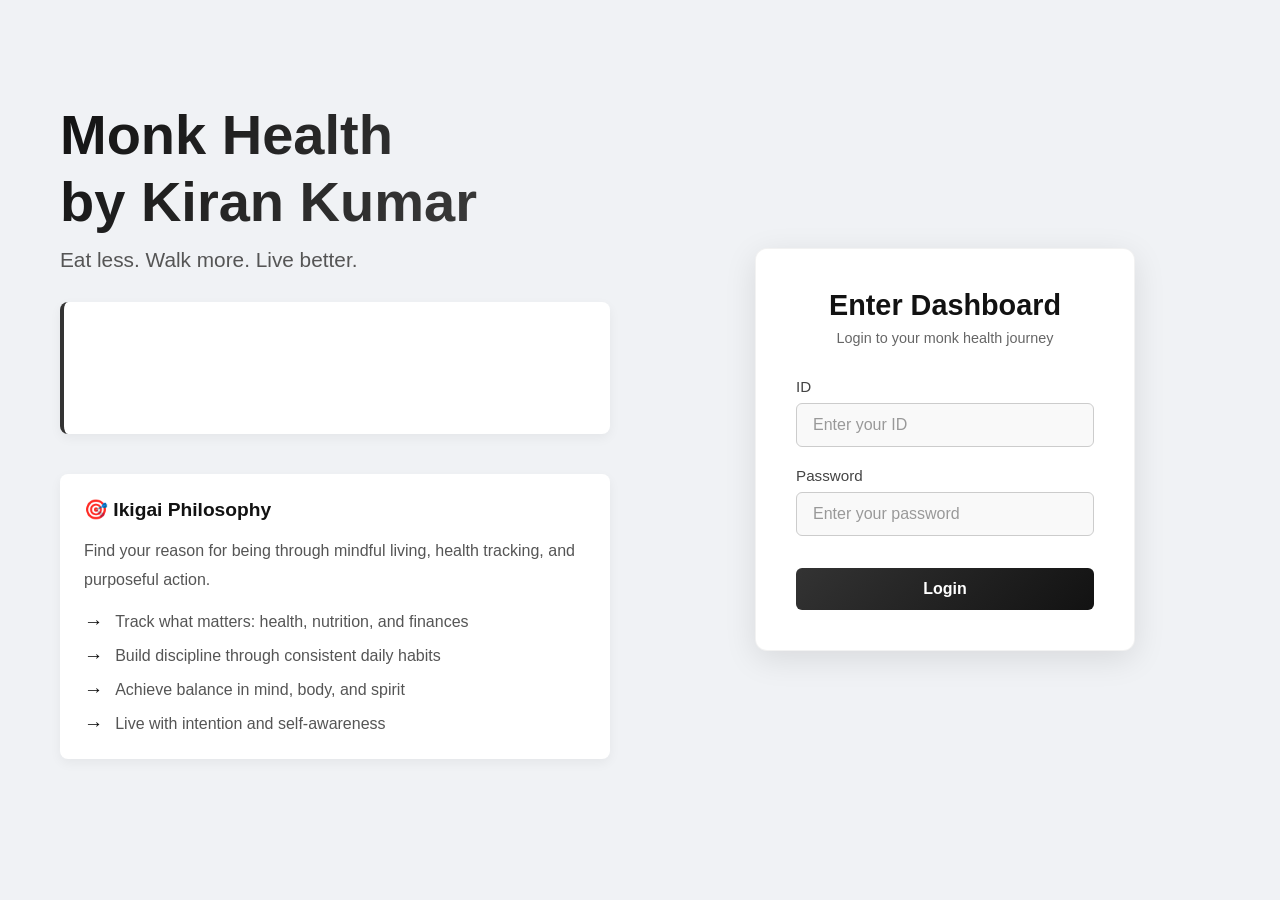
<file: index.html>
<!DOCTYPE html>
<html lang="en">
<head>
    <meta charset="UTF-8">
    <meta name="viewport" content="width=device-width, initial-scale=1.0">
    <title>Monk Health by Kiran Kumar</title>
    <link rel="stylesheet" href="style.css">
</head>
<body>
    <div class="container">
        <div class="content">
            <div class="left-section">
                <h1>Monk Health<br>by Kiran Kumar</h1>
                <p class="tagline">Eat less. Walk more. Live better.</p>

                <div class="quotes-container">
                    <div class="quote">Small steps daily create big results.</div>
                    <div class="quote">Discipline is the bridge between dreams and reality.</div>
                    <div class="quote">Your health is your wealth. Invest wisely.</div>
                </div>

                <div class="ikigai-section">
                    <h3>🎯 Ikigai Philosophy</h3>
                    <p>Find your reason for being through mindful living, health tracking, and purposeful action.</p>
                    <div class="philosophy-points">
                        <div class="philosophy-point"><span>Track what matters: health, nutrition, and finances</span></div>
                        <div class="philosophy-point"><span>Build discipline through consistent daily habits</span></div>
                        <div class="philosophy-point"><span>Achieve balance in mind, body, and spirit</span></div>
                        <div class="philosophy-point"><span>Live with intention and self-awareness</span></div>
                    </div>
                </div>
            </div>

            <div class="right-section">
                <div class="login-card">
                    <h2>Enter Dashboard</h2>
                    <p class="subtitle">Login to your monk health journey</p>

                    <div class="error-message" id="errorMessage"></div>

                    <form id="loginForm">
                        <div class="form-group">
                            <label for="userId">ID</label>
                            <input type="text" id="userId" name="userId" placeholder="Enter your ID" required>
                        </div>

                        <div class="form-group">
                            <label for="password">Password</label>
                            <input type="password" id="password" name="password" placeholder="Enter your password" required>
                        </div>

                        <button type="submit" class="btn-login">Login</button>
                    </form>
                </div>
            </div>
        </div>
    </div>

    <script>
        document.getElementById('loginForm').addEventListener('submit', async (e) => {
            e.preventDefault();
            
            const userId = document.getElementById('userId').value.trim();
            const password = document.getElementById('password').value.trim();
            const errorDiv = document.getElementById('errorMessage');

            if (!userId || !password) {
                errorDiv.textContent = 'Please enter both ID and password';
                errorDiv.style.display = 'block';
                return;
            }

            try {
                // Call Google Apps Script Web App endpoint
                const response = await fetch('https://script.google.com/macros/s/AKfycbykE-_ewzqhc3hPczzMYoH7qWuHOmrGha6L8f73dDyw-mvkb41cH27VP9JLE16qG9D1/exec', {
                    method: 'POST',
                    body: JSON.stringify({
                        action: 'authenticate',
                        userId: userId,
                        password: password
                    })
                });

                const result = await response.json();

                if (result.success) {
                    // Store session data
                    sessionStorage.setItem('userID', userId);
                    sessionStorage.setItem('sessionToken', result.token);
                    sessionStorage.setItem('userName', result.userName);
                    
                    // Redirect to dashboard
                    window.location.href = 'dashboard.html';
                } else {
                    errorDiv.textContent = result.message || 'Invalid credentials. Please try again.';
                    errorDiv.style.display = 'block';
                }
            } catch (error) {
                console.error('Login error:', error);
                errorDiv.textContent = 'Connection error. Please try again.';
                errorDiv.style.display = 'block';
            }
        });
    </script>
</body>
</html>
</file>
<file: style.css>
* {
    margin: 0;
    padding: 0;
    box-sizing: border-box;
}

body {
    font-family: 'Segoe UI', Tahoma, Geneva, Verdana, sans-serif;
    background: #f0f2f5;
    min-height: 100vh;
    color: #121212;
    overflow-x: hidden;
}

.container {
    max-width: 1200px;
    margin: 0 auto;
    padding: 20px;
    display: flex;
    align-items: center;
    justify-content: center;
    min-height: 100vh;
}

.content {
    display: grid;
    grid-template-columns: 1fr 1fr;
    gap: 60px;
    align-items: center;
    width: 100%;
}

.left-section h1 {
    font-size: 3.5rem;
    font-weight: 700;
    margin-bottom: 12px;
    background: linear-gradient(135deg, #121212, #444444);
    -webkit-background-clip: text;
    -webkit-text-fill-color: transparent;
    background-clip: text;
    line-height: 1.2;
}

.tagline {
    font-size: 1.3rem;
    color: #555555;
    margin-bottom: 30px;
    font-weight: 300;
}

.quotes-container {
    background: #ffffff;
    border-left: 4px solid #333333;
    box-shadow: 0 4px 12px rgba(0,0,0,0.05);
    padding: 24px;
    margin-bottom: 40px;
    border-radius: 8px;
    min-height: 120px;
    display: flex;
    align-items: center;
}

.quote {
    font-size: 1.1rem;
    line-height: 1.6;
    color: #444444;
    font-style: italic;
    opacity: 0;
    animation: fadeInOut 10s ease-in-out infinite;
}

.quote:nth-child(2) {
    animation-delay: 10s;
}

.quote:nth-child(3) {
    animation-delay: 20s;
}

@keyframes fadeInOut {
    0% { opacity: 0; }
    10% { opacity: 1; }
    85% { opacity: 1; }
    100% { opacity: 0; }
}

.ikigai-section {
    background: #ffffff;
    box-shadow: 0 4px 12px rgba(0,0,0,0.05);
    padding: 24px;
    border-radius: 8px;
    margin-bottom: 40px;
}

.ikigai-section h3 {
    font-size: 1.2rem;
    margin-bottom: 16px;
    color: #121212;
}

.ikigai-section p {
    line-height: 1.8;
    color: #555555;
    margin-bottom: 12px;
}

.philosophy-points {
    display: flex;
    flex-direction: column;
    gap: 12px;
    margin-top: 16px;
}

.philosophy-point {
    display: flex;
    align-items: center;
    gap: 12px;
}

.philosophy-point::before {
    content: "→";
    color: #121212;
    font-weight: bold;
    font-size: 1.2rem;
}

.philosophy-point span {
    color: #555555;
}

.right-section {
    display: flex;
    justify-content: center;
    align-items: center;
}

.login-card {
    background: #ffffff;
    padding: 40px;
    border-radius: 12px;
    width: 100%;
    max-width: 380px;
    box-shadow: 0 8px 32px rgba(0, 0, 0, 0.1);
    border: 1px solid rgba(0, 0, 0, 0.05);
}

.login-card h2 {
    font-size: 1.8rem;
    margin-bottom: 8px;
    text-align: center;
}

.login-card .subtitle {
    text-align: center;
    color: #666666;
    font-size: 0.9rem;
    margin-bottom: 32px;
}

.form-group {
    margin-bottom: 20px;
}

.form-group label {
    display: block;
    margin-bottom: 8px;
    color: #444444;
    font-size: 0.95rem;
    font-weight: 500;
}

.form-group input {
    width: 100%;
    padding: 12px 16px;
    background: #f9f9f9;
    border: 1px solid #cccccc;
    border-radius: 6px;
    color: #121212;
    font-size: 1rem;
    transition: all 0.3s ease;
}

.form-group input:focus {
    outline: none;
    border-color: #888888;
    box-shadow: 0 0 0 3px rgba(0, 0, 0, 0.05);
}

.form-group input::placeholder {
    color: #999999;
}

.btn-login {
    width: 100%;
    padding: 12px;
    background: linear-gradient(135deg, #333333, #121212);
    color: #ffffff;
    border: none;
    border-radius: 6px;
    font-size: 1rem;
    font-weight: 600;
    cursor: pointer;
    transition: all 0.3s ease;
    margin-top: 12px;
}

.btn-login:hover {
    transform: translateY(-2px);
    box-shadow: 0 6px 20px rgba(0, 0, 0, 0.2);
}

.btn-login:active {
    transform: translateY(0);
}

.error-message {
    background: rgba(220, 53, 69, 0.15);
    border: 1px solid rgba(220, 53, 69, 0.5);
    color: #ff6b6b;
    padding: 12px;
    border-radius: 6px;
    margin-bottom: 20px;
    font-size: 0.9rem;
    display: none;
}

.demo-info {
    background: rgba(76, 175, 80, 0.15);
    border: 1px solid rgba(76, 175, 80, 0.5);
    color: #81c784;
    padding: 12px;
    border-radius: 6px;
    margin-bottom: 20px;
    font-size: 0.85rem;
    text-align: center;
}

@media (max-width: 768px) {
    .content {
        grid-template-columns: 1fr;
        gap: 40px;
    }

    .left-section h1 {
        font-size: 2.2rem;
    }

    .login-card {
        max-width: 100%;
    }

    .ikigai-section {
        display: none;
    }
}
</file>
